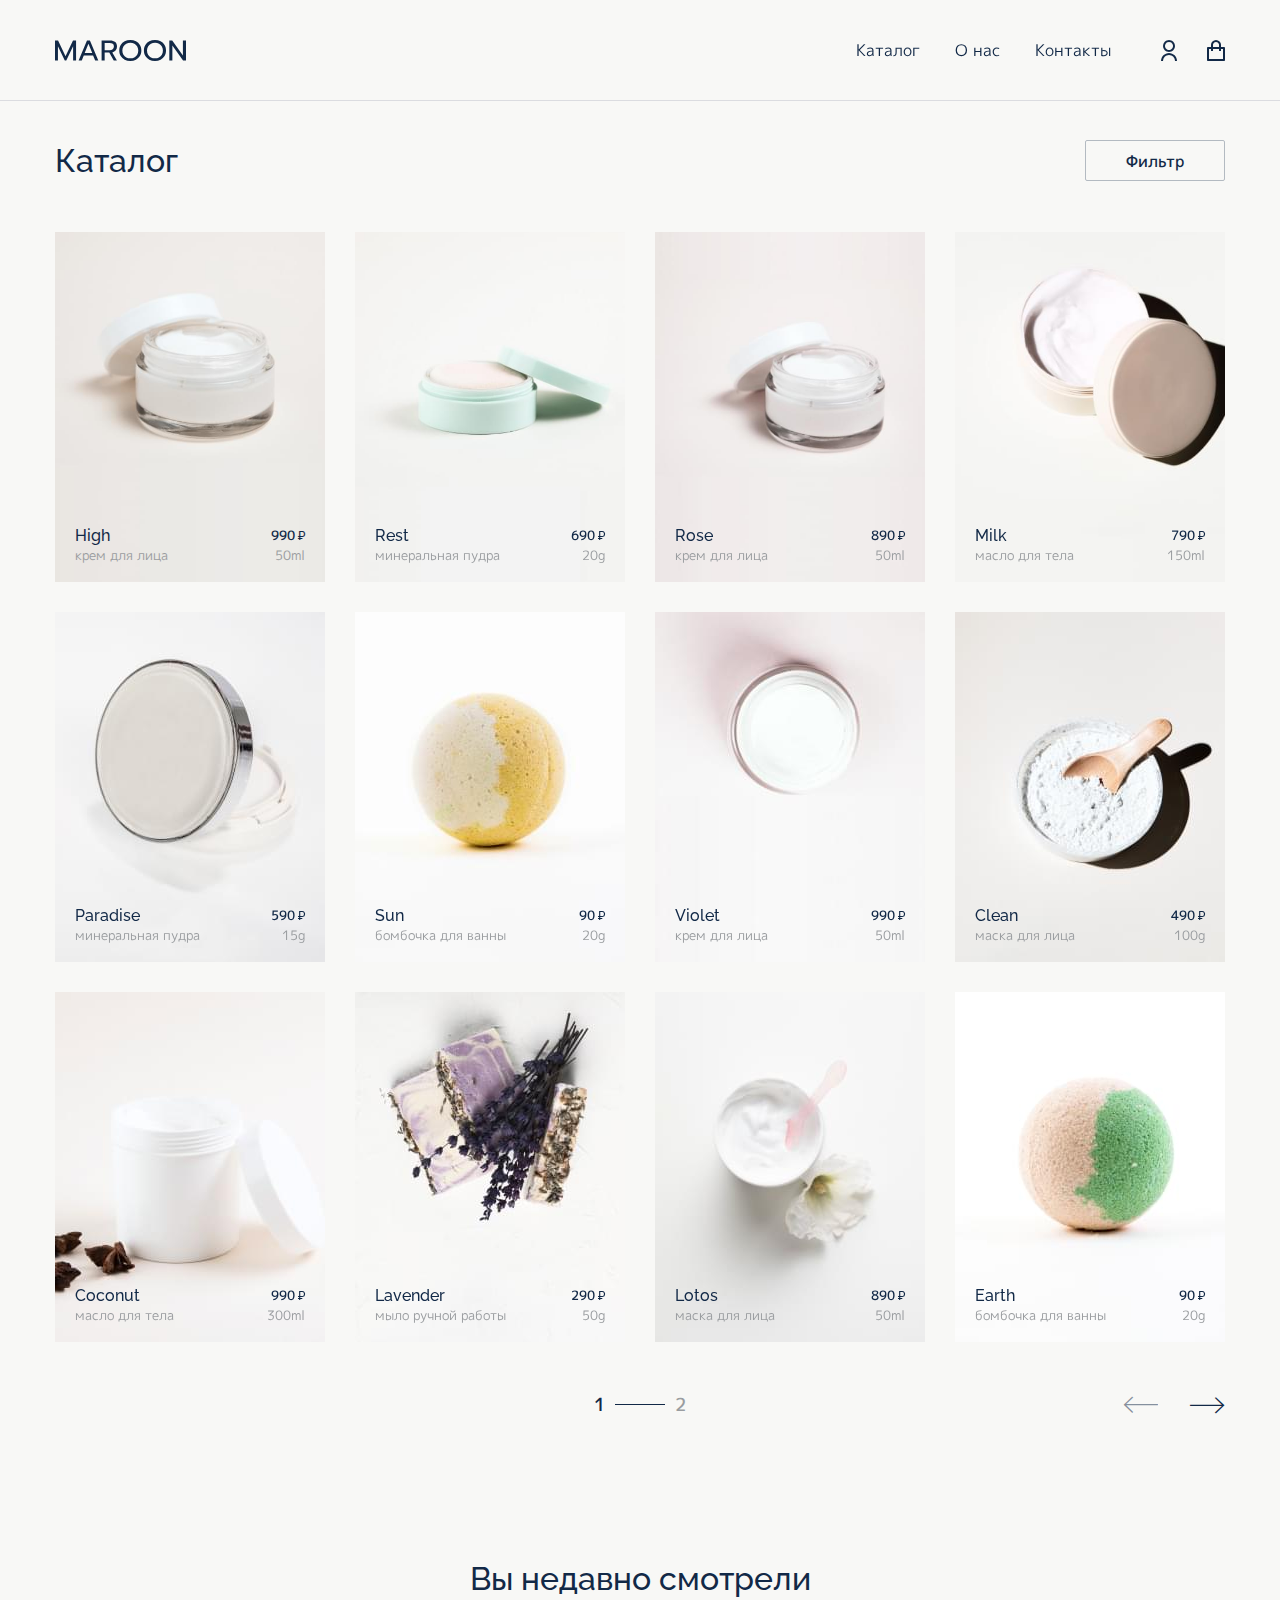
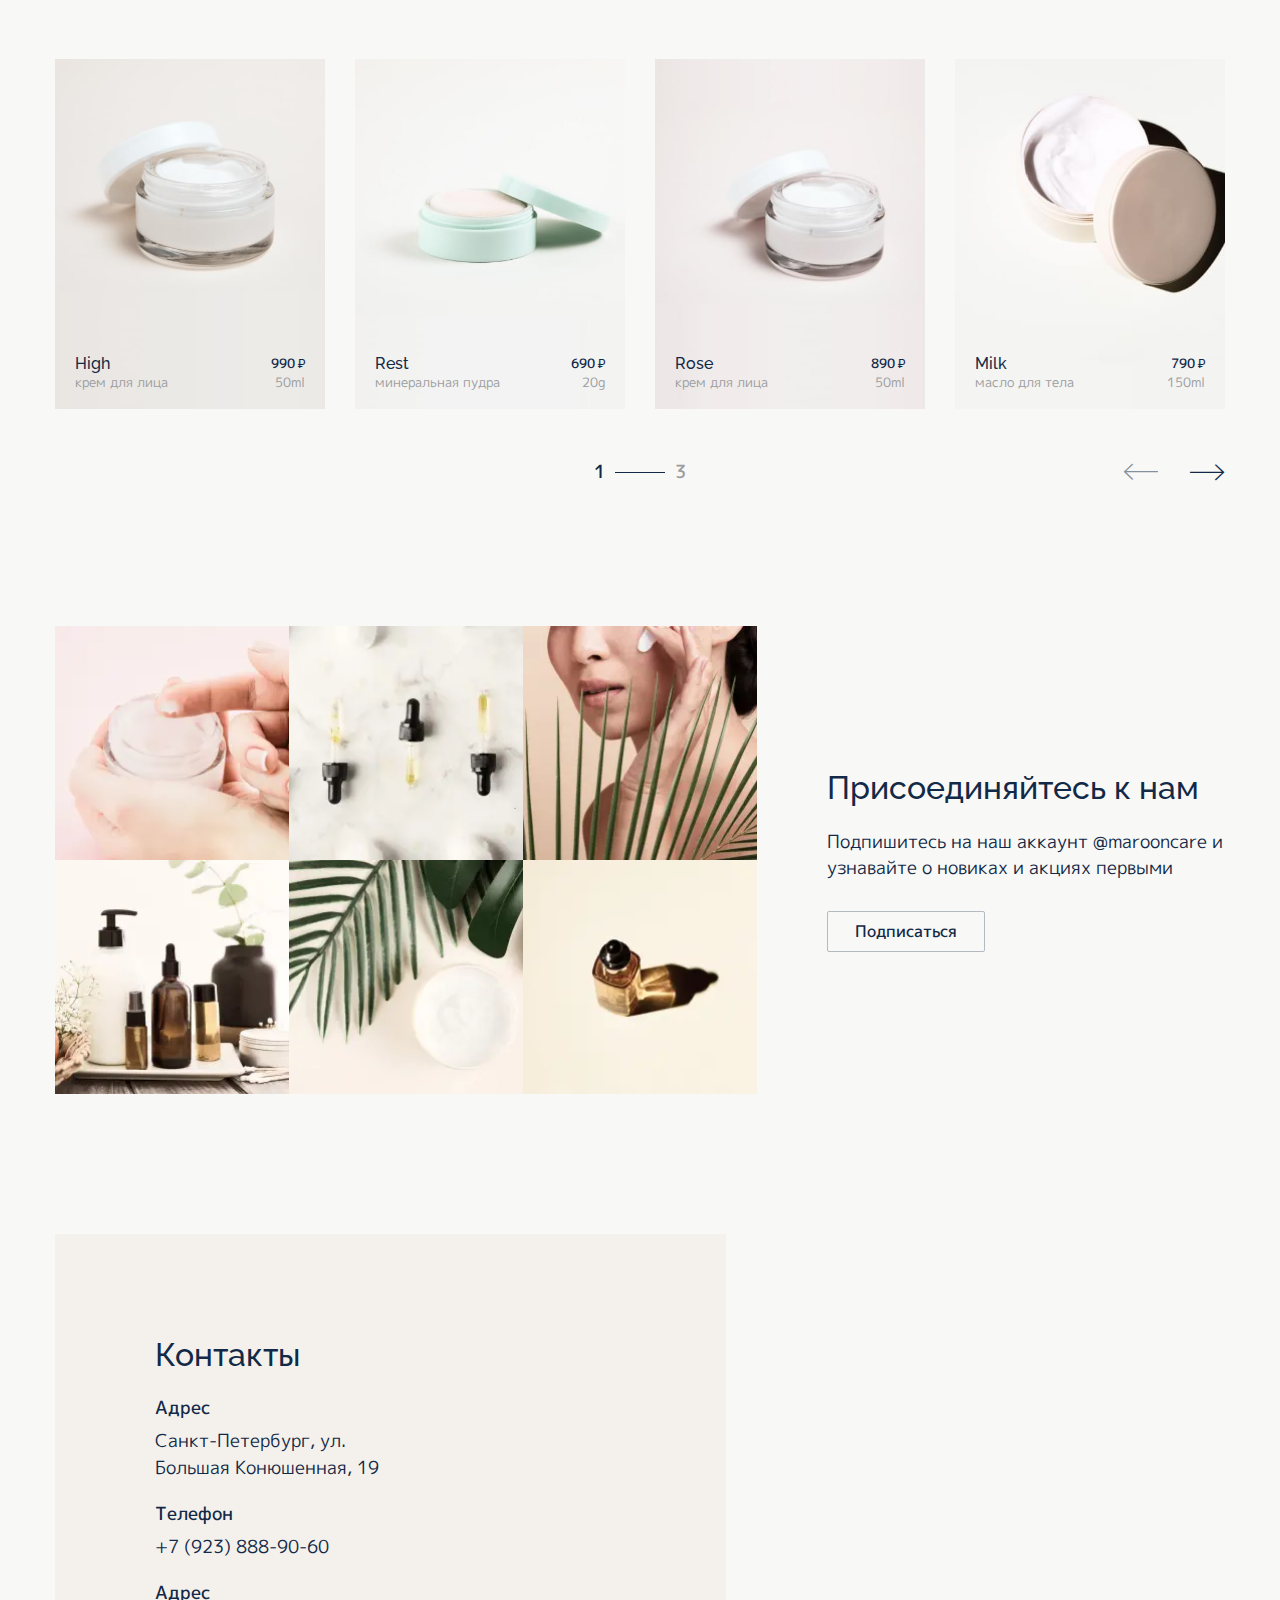
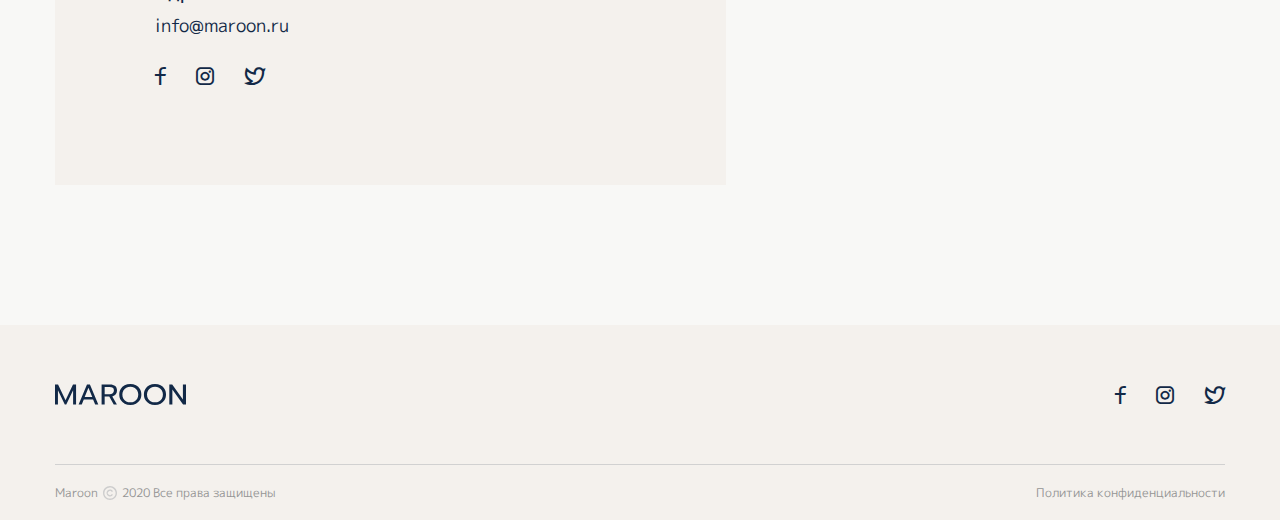
<file: catalog.html>
<!DOCTYPE html>
<html lang="ru">
<head>
  <meta charset="UTF-8">
  <meta name="viewport" content="width=device-width, initial-scale=1.0">
  <title>Каталог</title>
  <link rel="stylesheet" href="css/style.min.css">
  <script src="https://api-maps.yandex.ru/2.1/?apikey=092df4d7-7c3c-4c25-b605-008b64101570&amp;lang=ru_RU" type="text/javascript"></script>
  <script defer src="js/main.min.js"></script>
</head>

<body>
  <div class="wrapper wrapper_offset-top">
<header class="header header_border-bottom">
  <div class="header__container">
    <a href="#" class="header__logo">
      <img src="img/logo.svg" alt="">
    </a>
    <nav class="header__menu menu">
      <ul class="menu__list">
        <li class="menu__item">
          <a href="catalog.html" class="menu__link">Каталог</a>
        </li>
        <li class="menu__item">
          <a href="#" class="menu__link" data-smooth-scroll="about">О нас</a>
        </li>
        <li class="menu__item">
          <a href="#" class="menu__link" data-smooth-scroll="contacts">Контакты</a>
        </li>
      </ul>
    </nav>
    <div class="header__actions">
      <a href="#" class="header__action icon-user"></a>
      <a href="#" class="header__action icon-cart"></a>
    </div>
    <button class="header__burger burger" type="button">
      <span class="burger__decor"></span>
    </button>
  </div>
</header>
    <main class="page">
      <section class="catalog">
        <div class="catalog__top">
          <div class="catalog__top-content">
            <div class="catalog__container catalog__container_top">
              <h1 class="catalog__title title">Каталог</h1>
              <button class="catalog__filter-button button icon-cross" type="button" data-one-spoiler=".catalog-filter">
                <span>Фильтр</span>
              </button>
            </div>
          </div>
          <form class="catalog-filter" name="catalogFilter" action="#">
            <div class="catalog-filter__container">
              <div class="catalog-filter__body">
                <div class="catalog-filter__column">
                  <div class="catalog-filter__column-title">Уход для лица</div>
                  <div class="catalog-filter__checkboxes">
                    <label class="catalog-filter__label label">
                      <input class="label__input" name="face" value="cream" type="checkbox">
                      <span class="label__decor"></span>
                      <span class="label__text">Крема</span>
                    </label>
                    <label class="catalog-filter__label label">
                      <input class="label__input" name="face" value="serum" type="checkbox">
                      <span class="label__decor"></span>
                      <span class="label__text">Сыворотки</span>
                    </label>
                    <label class="catalog-filter__label label">
                      <input class="label__input" name="face" value="mask" type="checkbox">
                      <span class="label__decor"></span>
                      <span class="label__text">Маски</span>
                    </label>
                    <label class="catalog-filter__label label">
                      <input class="label__input" name="face" value="foam" type="checkbox">
                      <span class="label__decor"></span>
                      <span class="label__text">Пенки</span>
                    </label>
                    <label class="catalog-filter__label label">
                      <input class="label__input" name="face" value="tonic" type="checkbox">
                      <span class="label__decor"></span>
                      <span class="label__text">Тоники</span>
                    </label>
                    <label class="catalog-filter__label label">
                      <input class="label__input" name="face" value="powder" type="checkbox">
                      <span class="label__decor"></span>
                      <span class="label__text">Пудры</span>
                    </label>
                  </div>
                </div>
                <div class="catalog-filter__column">
                  <div class="catalog-filter__column-title">Уход для тела</div>
                  <div class="catalog-filter__checkboxes">
                    <label class="catalog-filter__label label">
                      <input class="label__input" name="body" value="cream" type="checkbox">
                      <span class="label__decor"></span>
                      <span class="label__text">Крема</span>
                    </label>
                    <label class="catalog-filter__label label">
                      <input class="label__input" name="body" value="oil" type="checkbox">
                      <span class="label__decor"></span>
                      <span class="label__text">Масла</span>
                    </label>
                    <label class="catalog-filter__label label">
                      <input class="label__input" name="body" value="scrub" type="checkbox">
                      <span class="label__decor"></span>
                      <span class="label__text">Скрабы</span>
                    </label>
                    <label class="catalog-filter__label label">
                      <input class="label__input" name="body" value="soap" type="checkbox">
                      <span class="label__decor"></span>
                      <span class="label__text">Мыло</span>
                    </label>
                    <label class="catalog-filter__label label">
                      <input class="label__input" name="body" value="bathBomb" type="checkbox">
                      <span class="label__decor"></span>
                      <span class="label__text">Бомбочки для ванны</span>
                    </label>
                    <label class="catalog-filter__label label">
                      <input class="label__input" name="body" value="bathSalt" type="checkbox">
                      <span class="label__decor"></span>
                      <span class="label__text">Соль для ванны</span>
                    </label>
                  </div>
                </div>
                <div class="catalog-filter__column">
                  <div class="catalog-filter__column-title">Тип кожи</div>
                  <div class="catalog-filter__checkboxes">
                    <label class="catalog-filter__label label">
                      <input class="label__input" name="skin" value="normal" type="checkbox">
                      <span class="label__decor"></span>
                      <span class="label__text">Нормальная</span>
                    </label>
                    <label class="catalog-filter__label label">
                      <input class="label__input" name="skin" value="dry" type="checkbox">
                      <span class="label__decor"></span>
                      <span class="label__text">Сухая</span>
                    </label>
                    <label class="catalog-filter__label label">
                      <input class="label__input" name="skin" value="oily" type="checkbox">
                      <span class="label__decor"></span>
                      <span class="label__text">Жирная</span>
                    </label>
                    <label class="catalog-filter__label label">
                      <input class="label__input" name="skin" value="combination" type="checkbox">
                      <span class="label__decor"></span>
                      <span class="label__text">Комбинированная</span>
                    </label>
                  </div>
                  <div class="catalog-filter__actions">
                    <button class="catalog-filter__submit button" type="submit">Применить</button>
                    <button class="catalog-filter__reset button" type="reset">Сбросить</button>
                  </div>
                </div>
              </div>
            </div>
          </form>
        </div>
        <div class="catalog__body">
          <div class="catalog__container">
            <div class="catalog-slider">
              <div class="catalog-slider__body _swiper"></div>
              <div class="catalog-slider__text">
                <div class="catalog-slider__loading title">
                  Загрузка...
                </div>
                <div class="catalog-slider__no-products title">
                  Мы не нашли товары по заданным параметрам...
                </div>
              </div>
              <div class="catalog-slider__actions slider-actions">
                <div class="slider-fractions"></div>
                <div class="slider-actions__nav slider-nav">
                  <button class="slider-nav__button slider-nav__button_prev"></button>
                  <button class="slider-nav__button slider-nav__button_next"></button>
                </div>
              </div>
            </div>
          </div>
        </div>
      </section>
      <section class="products section section_top-offset">
        <div class="products__container">
          <h2 class="products__title title">Вы недавно смотрели</h2>
          <div class="products-slider">
            <div class="products-slider__body _swiper"></div>
            <div class="products-slider__actions slider-actions">
              <div class="slider-fractions"></div>
              <div class="slider-actions__nav slider-nav">
                <button class="slider-nav__button slider-nav__button_prev"></button>
                <button class="slider-nav__button slider-nav__button_next"></button>
              </div>
            </div>
          </div>
        </div>
      </section>
      <section class="subscribe section">
        <div class="subscribe__container">
          <div class="subscribe__body">
            <div class="subscribe__gallery">
              <div class="subscribe__image">
                <picture><source srcset="img/subscribe/image-1.webp" type="image/webp"><img src="img/subscribe/image-1.jpg" alt=""></picture>
              </div>
              <div class="subscribe__image">
                <picture><source srcset="img/subscribe/image-2.webp" type="image/webp"><img src="img/subscribe/image-2.jpg" alt=""></picture>
              </div>
              <div class="subscribe__image">
                <picture><source srcset="img/subscribe/image-3.webp" type="image/webp"><img src="img/subscribe/image-3.jpg" alt=""></picture>
              </div>
              <div class="subscribe__image">
                <picture><source srcset="img/subscribe/image-4.webp" type="image/webp"><img src="img/subscribe/image-4.jpg" alt=""></picture>
              </div>
              <div class="subscribe__image">
                <picture><source srcset="img/subscribe/image-5.webp" type="image/webp"><img src="img/subscribe/image-5.jpg" alt=""></picture>
              </div>
              <div class="subscribe__image">
                <picture><source srcset="img/subscribe/image-6.webp" type="image/webp"><img src="img/subscribe/image-6.jpg" alt=""></picture>
              </div>
            </div>
            <div class="subscribe__info info">
              <h2 class="info__title info__title_subscribe title">Присоединяйтесь к нам</h2>
              <div class="info__text info__text_subscribe">
                Подпишитесь на наш аккаунт @marooncare
                и узнавайте о новиках и акциях первыми
              </div>
              <a href="#" class="button">Подписаться</a>
            </div>
          </div>
        </div>
      </section>
      <section class="contacts section section_bottom-offset" id="contacts">
        <div class="contacts__container">
          <div class="contacts__body">
            <div class="contacts__info info info_accent-bg">
              <h2 class="info__title title">Контакты</h2>
              <ul class="contatcs-list">
                <li class="contatcs-list__item">
                  <p class="contatcs-list__label">Адрес</p>
                  <p class="contatcs-list__text">Санкт-Петербург, ул. Большая Конюшенная, 19</p>
                </li>
                <li class="contatcs-list__item">
                  <p class="contatcs-list__label">Телефон</p>
                  <a href="tel:+79238889060" class="contatcs-list__link">+7 (923) 888-90-60</a>
                </li>
                <li class="contatcs-list__item">
                  <p class="contatcs-list__label">Адрес</p>
                  <a href="mailto:info@maroon.ru" class="contatcs-list__link">info@maroon.ru</a>
                </li>
                <li class="contatcs-list__item contatcs-list__item_socials">
                  <ul class="socials-list">
                    <li class="socials-list__item">
                      <a href="#" class="socials-list__link icon-facebook"></a>
                    </li>
                    <li class="socials-list__item">
                      <a href="#" class="socials-list__link icon-instagram"></a>
                    </li>
                    <li class="socials-list__item">
                      <a href="#" class="socials-list__link icon-twitter"></a>
                    </li>
                  </ul>
                </li>
              </ul>
            </div>
            <div class="contacts__map" id="map"></div>
          </div>
        </div>
      </section>
    </main>
<footer class="footer">
  <div class="footer__container">
    <div class="footer__top">
      <a href="#" class="footer__logo">
        <img src="img/logo.svg" alt="">
      </a>
      <ul class="socials-list">
        <li class="socials-list__item">
          <a href="#" class="socials-list__link icon-facebook"></a>
        </li>
        <li class="socials-list__item">
          <a href="#" class="socials-list__link icon-instagram"></a>
        </li>
        <li class="socials-list__item">
          <a href="#" class="socials-list__link icon-twitter"></a>
        </li>             
      </ul>
    </div>
    <div class="footer__bottom">
      <p class="footer__copyright">
        Maroon
        <img class="footer__icon" src="img/icons/copyright.svg" alt="">
        2020 Все права защищены
      </p>
      <a href="#" class="footer__link">Политика конфиденциальности</a>
    </div>
  </div>
</footer>
  </div>
</body>

</html>
</file>
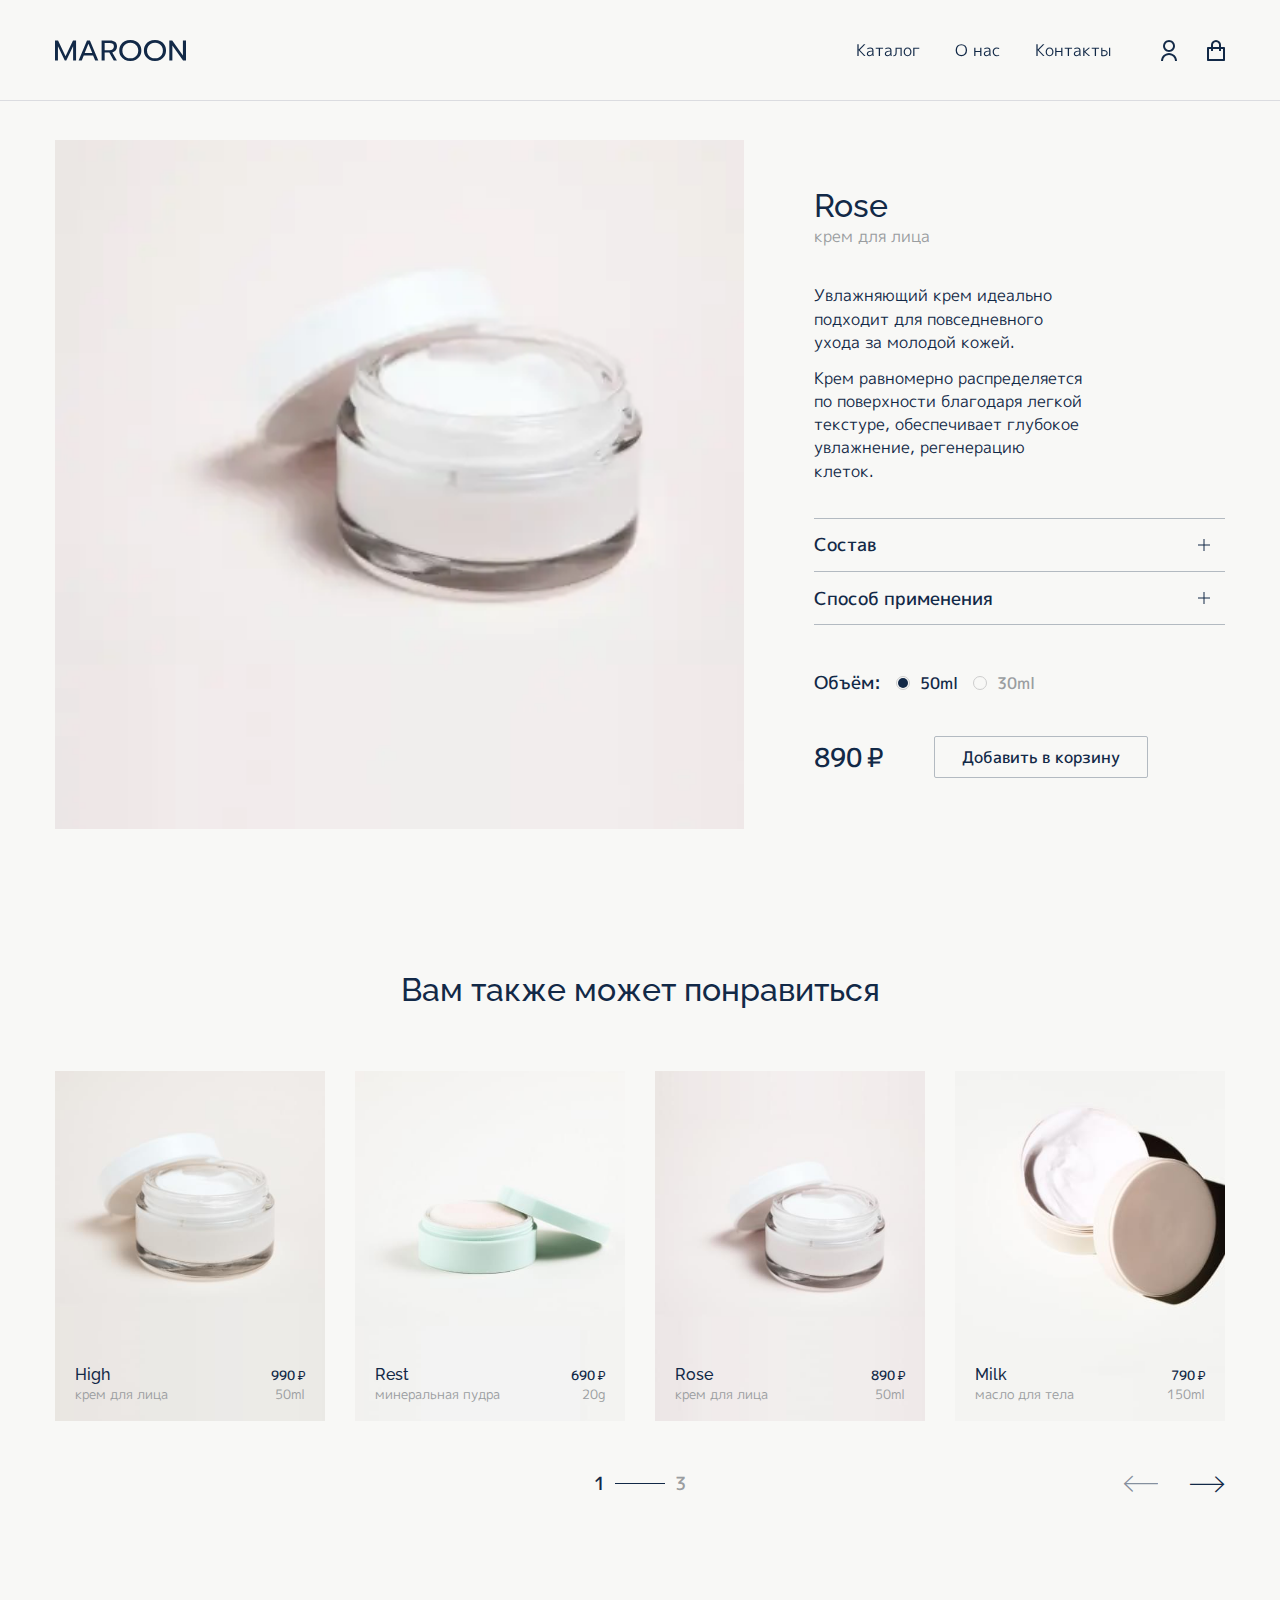
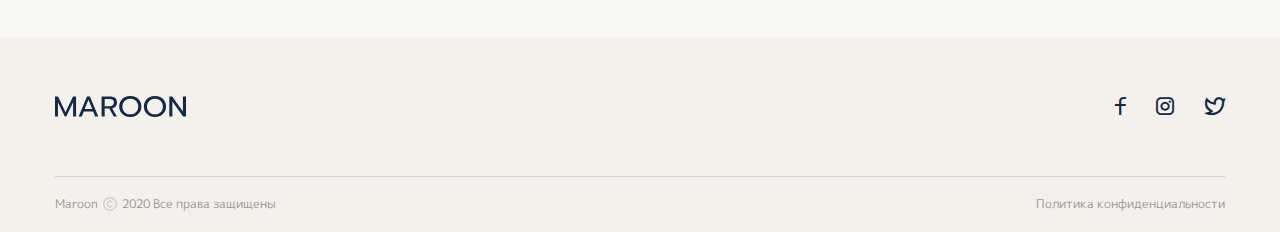
<file: product.html>
<!DOCTYPE html>
<html lang="ru">
<head>
  <meta charset="UTF-8">
  <meta name="viewport" content="width=device-width, initial-scale=1.0">
  <title>Карточка товара</title>
  <link rel="stylesheet" href="css/style.min.css">
  <script src="" type="text/javascript"></script>
  <script defer src="js/main.min.js"></script>
</head>

<body>
  <div class="wrapper wrapper_offset-top">
<header class="header header_border-bottom">
  <div class="header__container">
    <a href="#" class="header__logo">
      <img src="img/logo.svg" alt="">
    </a>
    <nav class="header__menu menu">
      <ul class="menu__list">
        <li class="menu__item">
          <a href="catalog.html" class="menu__link">Каталог</a>
        </li>
        <li class="menu__item">
          <a href="#" class="menu__link" data-smooth-scroll="about">О нас</a>
        </li>
        <li class="menu__item">
          <a href="#" class="menu__link" data-smooth-scroll="contacts">Контакты</a>
        </li>
      </ul>
    </nav>
    <div class="header__actions">
      <a href="#" class="header__action icon-user"></a>
      <a href="#" class="header__action icon-cart"></a>
    </div>
    <button class="header__burger burger" type="button">
      <span class="burger__decor"></span>
    </button>
  </div>
</header>
    <main class="page">
      <div class="product-block">
        <div class="product-block__container">
         <div class="product-block__content">
            <div class="product-block__image">
              <picture><source srcset="img/products/03.webp" type="image/webp"><img src="img/products/03.jpg" alt=""></picture>
            </div>
            <form action="#" class="product-block__body">
              <div class="product-block__info product-info product-info_big">
                <div class="product-info__top">Rose</div>
                <div class="product-info__bottom">крем для лица</div>
              </div>
              <div class="product-block__text">
                <p>
                  Увлажняющий крем идеально подходит для повседневного ухода за молодой кожей.
                </p>
                <p>
                  Крем равномерно распределяется по поверхности благодаря легкой текстуре, обеспечивает глубокое увлажнение, регенерацию клеток. 
                </p>
              </div>
              <div class="product-block__spoilers product-block-spoilers" data-related-spoilers>
                <div class="product-block-spoilers__item">
                  <button class="product-block-spoilers__button" type="button" data-related-spoiler>
                    Состав
                    <span class="product-block-spoilers__state"></span>
                  </button>
                  <div class="product-block-spoilers__text">
                    Aqua, Cyclomethicone, Dicaprylyl Carbonate, Butylene Glycol, Glycerin, Tapioca Starch, Nelumbium Speciosum Flower Extract, Calendula Officinalis Flower Extract, Propylene Glycol, Tocopherol, Glycine Soja Oil, Dimethiconol, Citronellol, Limonene.
                  </div>
                </div>
                <div class="product-block-spoilers__item">
                  <button class="product-block-spoilers__button" type="button" data-related-spoiler>
                    Способ применения
                    <span class="product-block-spoilers__state"></span>
                  </button>
                  <div class="product-block-spoilers__text">
                    Нанесите крем на очищенную кожу лица легкими массажными круговыми движениями, избегая области вокруг глаз. Подходит для дневного
                    и ночного ухода.                
                   </div>
                </div>
              </div>
              <div class="product-block__quantity">
                Объём:
                <div class="product-block__radio">
                  <label class="label">
                    <input checked tabindex="1" class="label__input" name="quantity" value="50" type="radio">
                    <span class="label__decor"></span>
                    <span class="label__text">50ml</span>
                  </label>
                  <label class="label">
                    <input tabindex="2" class="label__input" name="quantity" value="30" type="radio">
                    <span class="label__decor"></span>
                    <span class="label__text">30ml</span>
                  </label>
                </div>
              </div>
              <div class="product-block__footer">
                <div class="product-block__cost">890</div>
                <button class="product-block__button button" type="submit">Добавить в корзину</button>
              </div>
            </form>
         </div>
        </div>
      </div>
      <section class="products section">
        <div class="products__container">
          <h2 class="products__title title">Вам также может понравиться</h2>
          <div class="products-slider">
            <div class="products-slider__body _swiper"></div>
            <div class="products-slider__actions slider-actions">
              <div class="slider-fractions"></div>
              <div class="slider-actions__nav slider-nav">
                <button class="slider-nav__button slider-nav__button_prev"></button>
                <button class="slider-nav__button slider-nav__button_next"></button>
              </div>
            </div>
          </div>
        </div>
      </section>
    </main>
<footer class="footer">
  <div class="footer__container">
    <div class="footer__top">
      <a href="#" class="footer__logo">
        <img src="img/logo.svg" alt="">
      </a>
      <ul class="socials-list">
        <li class="socials-list__item">
          <a href="#" class="socials-list__link icon-facebook"></a>
        </li>
        <li class="socials-list__item">
          <a href="#" class="socials-list__link icon-instagram"></a>
        </li>
        <li class="socials-list__item">
          <a href="#" class="socials-list__link icon-twitter"></a>
        </li>             
      </ul>
    </div>
    <div class="footer__bottom">
      <p class="footer__copyright">
        Maroon
        <img class="footer__icon" src="img/icons/copyright.svg" alt="">
        2020 Все права защищены
      </p>
      <a href="#" class="footer__link">Политика конфиденциальности</a>
    </div>
  </div>
</footer>
  </div>
</body>

</html>
</file>
<file: css/style.min.css>
@charset "UTF-8";*{padding:0;margin:0;border:none}*,::after,::before{box-sizing:border-box}a,a:link,a:visited{text-decoration:none}a:hover{text-decoration:none}aside,footer,header,main,nav,section{display:block}h1,h2,h3,h4,h5,h6,p{font-size:inherit;font-weight:inherit}ul,ul li{list-style:none}img{vertical-align:top}img,svg{display:block;max-width:100%;height:auto}address{font-style:normal}button,input,select,textarea{font-family:inherit;font-size:inherit;color:inherit;background-color:transparent}input::-ms-clear{display:none}button,input[type=submit]{display:inline-block;box-shadow:none;background-color:transparent;background:0 0;cursor:pointer}button:active,button:focus,input:active,input:focus{outline:0}button::-moz-focus-inner{padding:0;border:0}label{cursor:pointer}legend{display:block}body{font-family:"M PLUS 1p",sans-serif;font-size:1.125rem;font-weight:400;line-height:145%;color:#122947;background:#f8f8f6}body.lock{overflow:hidden}.wrapper{min-height:100vh;display:flex;flex-direction:column}.wrapper_offset-top{padding-top:140px}.page{flex:1 1 auto}[class*=__container]{max-width:1200px;margin:0 auto;padding:0 15px}@font-face{font-family:"M PLUS 1p";src:url(../fonts/MPLUS1p-Regular.woff2) format("woff2"),url(../fonts/MPLUS1p-Regular.woff) format("woff");font-weight:400;font-style:normal;font-display:swap}@font-face{font-family:"M PLUS 1p";src:url(../fonts/MPLUS1p-Medium.woff2) format("woff2"),url(../fonts/MPLUS1p-Medium.woff) format("woff");font-weight:500;font-style:normal;font-display:swap}@font-face{font-family:Raleway;src:url(../fonts/Raleway-Medium.woff2) format("woff2"),url(../fonts/Raleway-Medium.woff) format("woff");font-weight:500;font-style:normal;font-display:swap}@font-face{font-family:icomoon;src:url(../fonts/icomoon/icomoon/icomoon.eot?4zfgl7);src:url(../fonts/icomoon/icomoon.eot?4zfgl7#iefix) format("embedded-opentype"),url(../fonts/icomoon/icomoon.ttf?4zfgl7) format("truetype"),url(../fonts/icomoon/icomoon.woff?4zfgl7) format("woff"),url(../fonts/icomoon/icomoon.svg?4zfgl7#icomoon) format("svg");font-weight:400;font-style:normal;font-display:block}.slider-nav__button,[class*=" icon-"]::before,[class^=icon-]::before{font-family:icomoon!important;display:block;speak:never;font-style:normal;font-weight:400;font-variant:normal;text-transform:none;line-height:1;-webkit-font-smoothing:antialiased;-moz-osx-font-smoothing:grayscale}.icon-cross:before{content:"\e906"}.icon-arrow:before{content:"\e900"}.icon-cart:before{content:"\e901"}.icon-facebook:before{content:"\e902"}.icon-instagram:before{content:"\e903"}.icon-twitter:before{content:"\e904"}.icon-user:before{content:"\e905"}@font-face{font-family:swiper-icons;src:url("data:application/font-woff;charset=utf-8;base64, [base64]//wADZ2x5ZgAAAywAAADMAAAD2MHtryVoZWFkAAABbAAAADAAAAA2E2+eoWhoZWEAAAGcAAAAHwAAACQC9gDzaG10eAAAAigAAAAZAAAArgJkABFsb2NhAAAC0AAAAFoAAABaFQAUGG1heHAAAAG8AAAAHwAAACAAcABAbmFtZQAAA/gAAAE5AAACXvFdBwlwb3N0AAAFNAAAAGIAAACE5s74hXjaY2BkYGAAYpf5Hu/j+W2+MnAzMYDAzaX6QjD6/4//Bxj5GA8AuRwMYGkAPywL13jaY2BkYGA88P8Agx4j+/8fQDYfA1AEBWgDAIB2BOoAeNpjYGRgYNBh4GdgYgABEMnIABJzYNADCQAACWgAsQB42mNgYfzCOIGBlYGB0YcxjYGBwR1Kf2WQZGhhYGBiYGVmgAFGBiQQkOaawtDAoMBQxXjg/wEGPcYDDA4wNUA2CCgwsAAAO4EL6gAAeNpj2M0gyAACqxgGNWBkZ2D4/wMA+xkDdgAAAHjaY2BgYGaAYBkGRgYQiAHyGMF8FgYHIM3DwMHABGQrMOgyWDLEM1T9/w8UBfEMgLzE////P/5//f/V/xv+r4eaAAeMbAxwIUYmIMHEgKYAYjUcsDAwsLKxc3BycfPw8jEQA/[base64]/uznmfPFBNODM2K7MTQ45YEAZqGP81AmGGcF3iPqOop0r1SPTaTbVkfUe4HXj97wYE+yNwWYxwWu4v1ugWHgo3S1XdZEVqWM7ET0cfnLGxWfkgR42o2PvWrDMBSFj/IHLaF0zKjRgdiVMwScNRAoWUoH78Y2icB/yIY09An6AH2Bdu/UB+yxopYshQiEvnvu0dURgDt8QeC8PDw7Fpji3fEA4z/PEJ6YOB5hKh4dj3EvXhxPqH/SKUY3rJ7srZ4FZnh1PMAtPhwP6fl2PMJMPDgeQ4rY8YT6Gzao0eAEA409DuggmTnFnOcSCiEiLMgxCiTI6Cq5DZUd3Qmp10vO0LaLTd2cjN4fOumlc7lUYbSQcZFkutRG7g6JKZKy0RmdLY680CDnEJ+UMkpFFe1RN7nxdVpXrC4aTtnaurOnYercZg2YVmLN/d/gczfEimrE/fs/bOuq29Zmn8tloORaXgZgGa78yO9/cnXm2BpaGvq25Dv9S4E9+5SIc9PqupJKhYFSSl47+Qcr1mYNAAAAeNptw0cKwkAAAMDZJA8Q7OUJvkLsPfZ6zFVERPy8qHh2YER+3i/BP83vIBLLySsoKimrqKqpa2hp6+jq6RsYGhmbmJqZSy0sraxtbO3sHRydnEMU4uR6yx7JJXveP7WrDycAAAAAAAH//wACeNpjYGRgYOABYhkgZgJCZgZNBkYGLQZtIJsFLMYAAAw3ALgAeNolizEKgDAQBCchRbC2sFER0YD6qVQiBCv/H9ezGI6Z5XBAw8CBK/m5iQQVauVbXLnOrMZv2oLdKFa8Pjuru2hJzGabmOSLzNMzvutpB3N42mNgZGBg4GKQYzBhYMxJLMlj4GBgAYow/P/PAJJhLM6sSoWKfWCAAwDAjgbRAAB42mNgYGBkAIIbCZo5IPrmUn0hGA0AO8EFTQAA");font-weight:400;font-style:normal}:root{--swiper-theme-color:#007aff}:host{position:relative;display:block;margin-left:auto;margin-right:auto;z-index:1}.swiper{margin-left:auto;margin-right:auto;position:relative;overflow:hidden;overflow:clip;list-style:none;padding:0;z-index:1;display:block}.swiper-vertical>.swiper-wrapper{flex-direction:column}.swiper-wrapper{position:relative;width:100%;height:100%;z-index:1;display:flex;transition-property:transform;transition-timing-function:var(--swiper-wrapper-transition-timing-function,initial);box-sizing:content-box}.swiper-android .swiper-slide,.swiper-ios .swiper-slide,.swiper-wrapper{transform:translate3d(0,0,0)}.swiper-horizontal{touch-action:pan-y}.swiper-vertical{touch-action:pan-x}.swiper-slide{flex-shrink:0;width:100%;height:100%;position:relative;transition-property:transform;display:block}.swiper-slide-invisible-blank{visibility:hidden}.swiper-autoheight,.swiper-autoheight .swiper-slide{height:auto}.swiper-autoheight .swiper-wrapper{align-items:flex-start;transition-property:transform,height}.swiper-backface-hidden .swiper-slide{transform:translateZ(0);backface-visibility:hidden}.swiper-3d.swiper-css-mode .swiper-wrapper{perspective:1200px}.swiper-3d .swiper-wrapper{transform-style:preserve-3d}.swiper-3d{perspective:1200px}.swiper-3d .swiper-cube-shadow,.swiper-3d .swiper-slide{transform-style:preserve-3d}.swiper-css-mode>.swiper-wrapper{overflow:auto;scrollbar-width:none;-ms-overflow-style:none}.swiper-css-mode>.swiper-wrapper::-webkit-scrollbar{display:none}.swiper-css-mode>.swiper-wrapper>.swiper-slide{scroll-snap-align:start start}.swiper-css-mode.swiper-horizontal>.swiper-wrapper{scroll-snap-type:x mandatory}.swiper-css-mode.swiper-vertical>.swiper-wrapper{scroll-snap-type:y mandatory}.swiper-css-mode.swiper-free-mode>.swiper-wrapper{scroll-snap-type:none}.swiper-css-mode.swiper-free-mode>.swiper-wrapper>.swiper-slide{scroll-snap-align:none}.swiper-css-mode.swiper-centered>.swiper-wrapper::before{content:"";flex-shrink:0;order:9999}.swiper-css-mode.swiper-centered>.swiper-wrapper>.swiper-slide{scroll-snap-align:center center;scroll-snap-stop:always}.swiper-css-mode.swiper-centered.swiper-horizontal>.swiper-wrapper>.swiper-slide:first-child{margin-inline-start:var(--swiper-centered-offset-before)}.swiper-css-mode.swiper-centered.swiper-horizontal>.swiper-wrapper::before{height:100%;min-height:1px;width:var(--swiper-centered-offset-after)}.swiper-css-mode.swiper-centered.swiper-vertical>.swiper-wrapper>.swiper-slide:first-child{margin-block-start:var(--swiper-centered-offset-before)}.swiper-css-mode.swiper-centered.swiper-vertical>.swiper-wrapper::before{width:100%;min-width:1px;height:var(--swiper-centered-offset-after)}.swiper-3d .swiper-slide-shadow,.swiper-3d .swiper-slide-shadow-bottom,.swiper-3d .swiper-slide-shadow-left,.swiper-3d .swiper-slide-shadow-right,.swiper-3d .swiper-slide-shadow-top{position:absolute;left:0;top:0;width:100%;height:100%;pointer-events:none;z-index:10}.swiper-3d .swiper-slide-shadow{background:rgba(0,0,0,.15)}.swiper-3d .swiper-slide-shadow-left{background-image:linear-gradient(to left,rgba(0,0,0,.5),rgba(0,0,0,0))}.swiper-3d .swiper-slide-shadow-right{background-image:linear-gradient(to right,rgba(0,0,0,.5),rgba(0,0,0,0))}.swiper-3d .swiper-slide-shadow-top{background-image:linear-gradient(to top,rgba(0,0,0,.5),rgba(0,0,0,0))}.swiper-3d .swiper-slide-shadow-bottom{background-image:linear-gradient(to bottom,rgba(0,0,0,.5),rgba(0,0,0,0))}.swiper-lazy-preloader{width:42px;height:42px;position:absolute;left:50%;top:50%;margin-left:-21px;margin-top:-21px;z-index:10;transform-origin:50%;box-sizing:border-box;border:4px solid var(--swiper-preloader-color,var(--swiper-theme-color));border-radius:50%;border-top-color:transparent}.swiper-watch-progress .swiper-slide-visible .swiper-lazy-preloader,.swiper:not(.swiper-watch-progress) .swiper-lazy-preloader{animation:swiper-preloader-spin 1s infinite linear}.swiper-lazy-preloader-white{--swiper-preloader-color:#fff}.swiper-lazy-preloader-black{--swiper-preloader-color:#000}@keyframes swiper-preloader-spin{0%{transform:rotate(0)}100%{transform:rotate(360deg)}}.swiper-virtual .swiper-slide{-webkit-backface-visibility:hidden;transform:translateZ(0)}.swiper-virtual.swiper-css-mode .swiper-wrapper::after{content:"";position:absolute;left:0;top:0;pointer-events:none}.swiper-virtual.swiper-css-mode.swiper-horizontal .swiper-wrapper::after{height:1px;width:var(--swiper-virtual-size)}.swiper-virtual.swiper-css-mode.swiper-vertical .swiper-wrapper::after{width:1px;height:var(--swiper-virtual-size)}:root{--swiper-navigation-size:44px}.swiper-button-next,.swiper-button-prev{position:absolute;top:var(--swiper-navigation-top-offset,50%);width:calc(var(--swiper-navigation-size)/ 44 * 27);height:var(--swiper-navigation-size);margin-top:calc(0px - var(--swiper-navigation-size)/ 2);z-index:10;cursor:pointer;display:flex;align-items:center;justify-content:center;color:var(--swiper-navigation-color,var(--swiper-theme-color))}.swiper-button-next.swiper-button-disabled,.swiper-button-prev.swiper-button-disabled{opacity:.35;cursor:auto;pointer-events:none}.swiper-button-next.swiper-button-hidden,.swiper-button-prev.swiper-button-hidden{opacity:0;cursor:auto;pointer-events:none}.swiper-navigation-disabled .swiper-button-next,.swiper-navigation-disabled .swiper-button-prev{display:none!important}.swiper-button-next svg,.swiper-button-prev svg{width:100%;height:100%;-o-object-fit:contain;object-fit:contain;transform-origin:center}.swiper-rtl .swiper-button-next svg,.swiper-rtl .swiper-button-prev svg{transform:rotate(180deg)}.swiper-button-prev,.swiper-rtl .swiper-button-next{left:var(--swiper-navigation-sides-offset,10px);right:auto}.swiper-button-next,.swiper-rtl .swiper-button-prev{right:var(--swiper-navigation-sides-offset,10px);left:auto}.swiper-button-lock{display:none}.swiper-button-next:after,.swiper-button-prev:after{font-family:swiper-icons;font-size:var(--swiper-navigation-size);text-transform:none!important;letter-spacing:0;font-variant:initial;line-height:1}.swiper-button-prev:after,.swiper-rtl .swiper-button-next:after{content:"prev"}.swiper-button-next,.swiper-rtl .swiper-button-prev{right:var(--swiper-navigation-sides-offset,10px);left:auto}.swiper-button-next:after,.swiper-rtl .swiper-button-prev:after{content:"next"}.swiper-pagination{position:absolute;text-align:center;transition:.3s opacity;transform:translate3d(0,0,0);z-index:10}.swiper-pagination.swiper-pagination-hidden{opacity:0}.swiper-pagination-disabled>.swiper-pagination,.swiper-pagination.swiper-pagination-disabled{display:none!important}.swiper-horizontal>.swiper-pagination-bullets,.swiper-pagination-bullets.swiper-pagination-horizontal,.swiper-pagination-custom,.swiper-pagination-fraction{bottom:var(--swiper-pagination-bottom,8px);top:var(--swiper-pagination-top,auto);left:0;width:100%}.swiper-pagination-bullets-dynamic{overflow:hidden;font-size:0}.swiper-pagination-bullets-dynamic .swiper-pagination-bullet{transform:scale(.33);position:relative}.swiper-pagination-bullets-dynamic .swiper-pagination-bullet-active{transform:scale(1)}.swiper-pagination-bullets-dynamic .swiper-pagination-bullet-active-main{transform:scale(1)}.swiper-pagination-bullets-dynamic .swiper-pagination-bullet-active-prev{transform:scale(.66)}.swiper-pagination-bullets-dynamic .swiper-pagination-bullet-active-prev-prev{transform:scale(.33)}.swiper-pagination-bullets-dynamic .swiper-pagination-bullet-active-next{transform:scale(.66)}.swiper-pagination-bullets-dynamic .swiper-pagination-bullet-active-next-next{transform:scale(.33)}.swiper-pagination-bullet{width:var(--swiper-pagination-bullet-width,var(--swiper-pagination-bullet-size,8px));height:var(--swiper-pagination-bullet-height,var(--swiper-pagination-bullet-size,8px));display:inline-block;border-radius:var(--swiper-pagination-bullet-border-radius,50%);background:var(--swiper-pagination-bullet-inactive-color,#000);opacity:var(--swiper-pagination-bullet-inactive-opacity,.2)}button.swiper-pagination-bullet{border:none;margin:0;padding:0;box-shadow:none;-webkit-appearance:none;-moz-appearance:none;appearance:none}.swiper-pagination-clickable .swiper-pagination-bullet{cursor:pointer}.swiper-pagination-bullet:only-child{display:none!important}.swiper-pagination-bullet-active{opacity:var(--swiper-pagination-bullet-opacity,1);background:var(--swiper-pagination-color,var(--swiper-theme-color))}.swiper-pagination-vertical.swiper-pagination-bullets,.swiper-vertical>.swiper-pagination-bullets{right:var(--swiper-pagination-right,8px);left:var(--swiper-pagination-left,auto);top:50%;transform:translate3d(0,-50%,0)}.swiper-pagination-vertical.swiper-pagination-bullets .swiper-pagination-bullet,.swiper-vertical>.swiper-pagination-bullets .swiper-pagination-bullet{margin:var(--swiper-pagination-bullet-vertical-gap,6px) 0;display:block}.swiper-pagination-vertical.swiper-pagination-bullets.swiper-pagination-bullets-dynamic,.swiper-vertical>.swiper-pagination-bullets.swiper-pagination-bullets-dynamic{top:50%;transform:translateY(-50%);width:8px}.swiper-pagination-vertical.swiper-pagination-bullets.swiper-pagination-bullets-dynamic .swiper-pagination-bullet,.swiper-vertical>.swiper-pagination-bullets.swiper-pagination-bullets-dynamic .swiper-pagination-bullet{display:inline-block;transition:.2s transform,.2s top}.swiper-horizontal>.swiper-pagination-bullets .swiper-pagination-bullet,.swiper-pagination-horizontal.swiper-pagination-bullets .swiper-pagination-bullet{margin:0 var(--swiper-pagination-bullet-horizontal-gap,4px)}.swiper-horizontal>.swiper-pagination-bullets.swiper-pagination-bullets-dynamic,.swiper-pagination-horizontal.swiper-pagination-bullets.swiper-pagination-bullets-dynamic{left:50%;transform:translateX(-50%);white-space:nowrap}.swiper-horizontal>.swiper-pagination-bullets.swiper-pagination-bullets-dynamic .swiper-pagination-bullet,.swiper-pagination-horizontal.swiper-pagination-bullets.swiper-pagination-bullets-dynamic .swiper-pagination-bullet{transition:.2s transform,.2s left}.swiper-horizontal.swiper-rtl>.swiper-pagination-bullets-dynamic .swiper-pagination-bullet{transition:.2s transform,.2s right}.swiper-pagination-fraction{color:var(--swiper-pagination-fraction-color,inherit)}.swiper-pagination-progressbar{background:var(--swiper-pagination-progressbar-bg-color,rgba(0,0,0,.25));position:absolute}.swiper-pagination-progressbar .swiper-pagination-progressbar-fill{background:var(--swiper-pagination-color,var(--swiper-theme-color));position:absolute;left:0;top:0;width:100%;height:100%;transform:scale(0);transform-origin:left top}.swiper-rtl .swiper-pagination-progressbar .swiper-pagination-progressbar-fill{transform-origin:right top}.swiper-horizontal>.swiper-pagination-progressbar,.swiper-pagination-progressbar.swiper-pagination-horizontal,.swiper-pagination-progressbar.swiper-pagination-vertical.swiper-pagination-progressbar-opposite,.swiper-vertical>.swiper-pagination-progressbar.swiper-pagination-progressbar-opposite{width:100%;height:var(--swiper-pagination-progressbar-size,4px);left:0;top:0}.swiper-horizontal>.swiper-pagination-progressbar.swiper-pagination-progressbar-opposite,.swiper-pagination-progressbar.swiper-pagination-horizontal.swiper-pagination-progressbar-opposite,.swiper-pagination-progressbar.swiper-pagination-vertical,.swiper-vertical>.swiper-pagination-progressbar{width:var(--swiper-pagination-progressbar-size,4px);height:100%;left:0;top:0}.swiper-pagination-lock{display:none}.swiper-scrollbar{border-radius:var(--swiper-scrollbar-border-radius,10px);position:relative;-ms-touch-action:none;background:var(--swiper-scrollbar-bg-color,rgba(0,0,0,.1))}.swiper-scrollbar-disabled>.swiper-scrollbar,.swiper-scrollbar.swiper-scrollbar-disabled{display:none!important}.swiper-horizontal>.swiper-scrollbar,.swiper-scrollbar.swiper-scrollbar-horizontal{position:absolute;left:var(--swiper-scrollbar-sides-offset,1%);bottom:var(--swiper-scrollbar-bottom,4px);top:var(--swiper-scrollbar-top,auto);z-index:50;height:var(--swiper-scrollbar-size,4px);width:calc(100% - 2 * var(--swiper-scrollbar-sides-offset,1%))}.swiper-scrollbar.swiper-scrollbar-vertical,.swiper-vertical>.swiper-scrollbar{position:absolute;left:var(--swiper-scrollbar-left,auto);right:var(--swiper-scrollbar-right,4px);top:var(--swiper-scrollbar-sides-offset,1%);z-index:50;width:var(--swiper-scrollbar-size,4px);height:calc(100% - 2 * var(--swiper-scrollbar-sides-offset,1%))}.swiper-scrollbar-drag{height:100%;width:100%;position:relative;background:var(--swiper-scrollbar-drag-bg-color,rgba(0,0,0,.5));border-radius:var(--swiper-scrollbar-border-radius,10px);left:0;top:0}.swiper-scrollbar-cursor-drag{cursor:move}.swiper-scrollbar-lock{display:none}.swiper-zoom-container{width:100%;height:100%;display:flex;justify-content:center;align-items:center;text-align:center}.swiper-zoom-container>canvas,.swiper-zoom-container>img,.swiper-zoom-container>svg{max-width:100%;max-height:100%;-o-object-fit:contain;object-fit:contain}.swiper-slide-zoomed{cursor:move;touch-action:none}.swiper .swiper-notification{position:absolute;left:0;top:0;pointer-events:none;opacity:0;z-index:-1000}.swiper-free-mode>.swiper-wrapper{transition-timing-function:ease-out;margin:0 auto}.swiper-grid>.swiper-wrapper{flex-wrap:wrap}.swiper-grid-column>.swiper-wrapper{flex-wrap:wrap;flex-direction:column}.swiper-fade.swiper-free-mode .swiper-slide{transition-timing-function:ease-out}.swiper-fade .swiper-slide{pointer-events:none;transition-property:opacity}.swiper-fade .swiper-slide .swiper-slide{pointer-events:none}.swiper-fade .swiper-slide-active,.swiper-fade .swiper-slide-active .swiper-slide-active{pointer-events:auto}.swiper-cube{overflow:visible}.swiper-cube .swiper-slide{pointer-events:none;backface-visibility:hidden;z-index:1;visibility:hidden;transform-origin:0 0;width:100%;height:100%}.swiper-cube .swiper-slide .swiper-slide{pointer-events:none}.swiper-cube.swiper-rtl .swiper-slide{transform-origin:100% 0}.swiper-cube .swiper-slide-active,.swiper-cube .swiper-slide-active .swiper-slide-active{pointer-events:auto}.swiper-cube .swiper-slide-active,.swiper-cube .swiper-slide-next,.swiper-cube .swiper-slide-prev{pointer-events:auto;visibility:visible}.swiper-cube .swiper-cube-shadow{position:absolute;left:0;bottom:0;width:100%;height:100%;opacity:.6;z-index:0}.swiper-cube .swiper-cube-shadow:before{content:"";background:#000;position:absolute;left:0;top:0;bottom:0;right:0;filter:blur(50px)}.swiper-cube .swiper-slide-next+.swiper-slide{pointer-events:auto;visibility:visible}.swiper-cube .swiper-slide-shadow-cube.swiper-slide-shadow-bottom,.swiper-cube .swiper-slide-shadow-cube.swiper-slide-shadow-left,.swiper-cube .swiper-slide-shadow-cube.swiper-slide-shadow-right,.swiper-cube .swiper-slide-shadow-cube.swiper-slide-shadow-top{z-index:0;backface-visibility:hidden}.swiper-flip{overflow:visible}.swiper-flip .swiper-slide{pointer-events:none;backface-visibility:hidden;z-index:1}.swiper-flip .swiper-slide .swiper-slide{pointer-events:none}.swiper-flip .swiper-slide-active,.swiper-flip .swiper-slide-active .swiper-slide-active{pointer-events:auto}.swiper-flip .swiper-slide-shadow-flip.swiper-slide-shadow-bottom,.swiper-flip .swiper-slide-shadow-flip.swiper-slide-shadow-left,.swiper-flip .swiper-slide-shadow-flip.swiper-slide-shadow-right,.swiper-flip .swiper-slide-shadow-flip.swiper-slide-shadow-top{z-index:0;backface-visibility:hidden}.swiper-creative .swiper-slide{backface-visibility:hidden;overflow:hidden;transition-property:transform,opacity,height}.swiper-cards{overflow:visible}.swiper-cards .swiper-slide{transform-origin:center bottom;backface-visibility:hidden;overflow:hidden}.title{font-family:Raleway,sans-serif;font-weight:500;font-size:2rem;line-height:130%}.title_big{line-height:1;font-size:3.625rem}.button{display:inline-block;padding:.73em 1.688em;border:1px solid #b3bac1;line-height:1;font-size:1rem;font-weight:500;color:#122947;border-radius:2px;transition:background-color .3s}.slider-nav{display:flex;align-items:center;justify-content:end;-moz-column-gap:32px;column-gap:32px}.slider-nav__button{transition:color .3s ease}.slider-nav__button.swiper-button-disabled{color:rgba(18,41,71,.5);cursor:default}.slider-nav__button::before{content:"\e900"}.slider-nav__button_prev{transform:rotate(180deg)}.slider-fractions{display:flex;justify-content:center;align-items:center;-moz-column-gap:10px;column-gap:10px;font-weight:500}.slider-fractions__decor{width:50px;height:1px;flex:0 0 50px;background:#122947}.slider-fractions__total{color:#9a9da0}.label{display:flex;align-items:center;-moz-column-gap:10px;column-gap:10px}.label__input{position:absolute;pointer-events:none;opacity:0}.label__decor{position:relative;width:14px;height:14px;border-radius:50%;border:1px solid #cdcdcd;flex:0 0 14px}.label__decor::before{content:"";position:absolute;top:50%;left:50%;width:10px;height:10px;border-radius:50%;background:#122947;transform:translate(-50%,-50%) scale(0);transition:transform .3s ease}.label__text{font-size:1rem;color:#9a9da0;transition:color .3s ease}.label__input:focus-visible+.label__decor{outline:2px solid #122947}.label__input:focus-visible+.label__decor+.label__text{color:#122947}.label__input:checked+.label__decor::before{transform:translate(-50%,-50%) scale(1)}.label__input:checked+.label__decor+.label__text{color:#122947}.section{padding-top:140px;padding-bottom:140px}.section_top-offset{padding-bottom:0}.section_bottom-offset{padding-top:0}.burger{position:relative;z-index:10;width:18px;height:18px;flex:0 0 18px}.burger__decor{position:absolute;top:50%;left:0;width:100%;height:2px;background:#122947;transform:translateY(-50%)}.burger::before{content:"";position:absolute;top:0;left:0;width:100%;height:2px;background:#122947}.burger::after{content:"";position:absolute;bottom:0;left:0;width:100%;height:2px;background:#122947}.header{position:fixed;top:0;left:0;z-index:600;width:100%;transition:background-color .3s ease}.header_bg{background-color:rgba(179,186,193,.6)}.header_border-bottom{border-bottom:1px solid #dbdce0}.header__container{display:flex;align-items:center;min-height:100px;transition:min-height .3s ease}.header_bg .header__container{min-height:70px}.header__menu{flex:1 1 auto}.header__actions{display:flex;align-items:center;-moz-column-gap:30px;column-gap:30px}.header__action{font-size:1.3125rem;color:#122947}.header__burger{width:30px;height:22px;flex:0 0 30px;margin-left:15px;display:none}.menu{padding:0 50px;display:flex;justify-content:end}.menu__list{display:flex;align-items:center;flex-wrap:wrap;gap:35px}.menu__link{position:relative;font-size:1rem;color:#122947;transition:color .3s}.menu__link::before{content:"";position:absolute;left:auto;right:0;top:100%;width:0;height:1px;background:#122947;transition:.3s}.no-webp .hero{background-image:url(../img/hero/bg.jpg)}.hero{padding-top:130px;padding-bottom:98px;background-repeat:no-repeat;background-size:cover}.hero__body{padding:0 70px;display:flex;align-items:start}.hero__slider{flex:0 0 32%}.hero__info{flex:1 1 auto;padding:0 10px;padding-top:60px;text-align:center}.hero-slider__body{margin-bottom:15px}.hero-slider__item{position:relative;padding-bottom:127.55%;display:block}.hero-slider__image{position:absolute;top:0;left:0;width:100%;height:100%;-o-object-fit:cover;object-fit:cover}.hero-slider__bottom{display:flex}.hero-slider__category{flex:1 1 auto;font-weight:500;font-size:1rem}.info_accent-bg{position:relative;padding:100px;padding-right:20px;flex:1 1 auto;background:#f4f1ed}.info_accent-bg::before{content:"";position:absolute;top:0;left:100%;height:100%;width:34%;background:#f4f1ed}.info__title{max-width:350px;margin-bottom:20px}.info__title_history{max-width:780px;margin:0 auto;margin-bottom:38px}.info__title_subscribe{max-width:none}.info__title:last-child{margin-bottom:0}.info__text{max-width:235px}.info__text_hero{margin:0 auto;max-width:250px}.info__text_new-collection{max-width:285px}.info__text_questionnaire{max-width:330px}.info__text_subscribe{max-width:none}.info__text>p:not(:last-child){margin-bottom:.89em}.info__text:not(:last-child){margin-bottom:30px}.footer{background:#f4f1ed}.footer__top{min-height:140px;display:flex;align-items:center;justify-content:space-between;border-bottom:1px solid #d1d1d1}.footer__bottom{padding:10px 0;min-height:55px;display:flex;align-items:center;justify-content:space-between;-moz-column-gap:20px;column-gap:20px;flex-wrap:wrap;color:#959595;font-size:.75rem}.footer__copyright{display:flex;align-items:center;-moz-column-gap:5px;column-gap:5px}.footer__link{font-size:inherit;color:inherit}.bestsellers{padding-left:max(15px,(100vw - 1170px) / 2);display:flex;align-items:center}.bestsellers__info{flex:0 0 23.65%;padding-right:20px}.bestsellers__slider{flex:1 1 auto}.bestsellers-slider__body{margin-bottom:25px}.bestsellers-slider__item{position:relative;overflow:hidden;min-height:312px;padding:25px;padding-top:20%;display:grid!important;align-items:end}.bestsellers-slider__image{position:absolute;top:0;left:0;width:100%;height:100%;-o-object-fit:cover;object-fit:cover;transition:transform .3s ease;will-change:transform}.bestsellers-slider__info{display:flex;flex-direction:column;align-items:center;position:relative;z-index:2;text-align:center}.bestsellers-slider__product-info{margin-bottom:16px}.bestsellers-slider__detail{position:relative;display:inline-block;font-size:.8125rem;line-height:1;color:#122947}.bestsellers-slider__detail::after{content:"";position:absolute;top:calc(100% + 4px);right:0;left:auto;width:100%;height:1px;background:#122947;transition:.3s}.bestsellers-slider__nav{padding-right:max(15px,(100vw - 1170px) / 2)}.product-info__top{margin-bottom:.3em;font-family:Raleway,sans-serif;font-weight:500;font-size:1rem;line-height:1;color:#122947}.product-info__bottom{line-height:1;font-size:.8125rem;color:#9a9da0}.product-info__cost{font-family:"M PLUS 1p",sans-serif;font-size:.8125rem}.product-info__cost::after{content:"₽";display:inline-block;margin-left:3px;font-family:Raleway,sans-serif}.product-info_big .product-info__top{margin-bottom:.2em;font-size:2rem}.product-info_big .product-info__bottom{font-size:1rem}.product-info_expanded .product-info__bottom,.product-info_expanded .product-info__top{display:flex;justify-content:space-between;align-items:center;-moz-column-gap:10px;column-gap:10px}.no-webp .new-collection{background-image:url(../img/new-collection/bg.jpg)}.new-collection{position:relative;padding:80px 0;background-repeat:no-repeat;background-size:cover;background-color:#f4f1ed}.new-collection__body{display:flex;justify-content:end}.new-collection__info{position:relative;z-index:2;flex:0 0 38%}.questionnaire__container{display:flex;align-items:center}.questionnaire__image{position:relative;z-index:2;flex:0 0 57.2%}.questionnaire__image img{max-width:100%}.no-webp .history{background-image:url(../img/history/image.jpg)}.history{padding-top:120px;padding-bottom:120px;background-repeat:no-repeat;background-size:cover;background-repeat:no-repeat;background-position:center center}.history__info{text-align:center}.subscribe__body{display:grid;grid-template-columns:60% 1fr;align-items:center;-moz-column-gap:70px;column-gap:70px}.subscribe__gallery{display:grid;grid-template-columns:repeat(3,1fr)}.subscribe__image{aspect-ratio:1/1}.subscribe__image img{width:100%;height:100%;-o-object-fit:cover;object-fit:cover}.contacts__body{display:flex;align-items:center}.contacts__map{position:relative;z-index:2;flex:0 0 57.2%;aspect-ratio:335/211}.contatcs-list__item:not(:last-child){margin-bottom:20px}.contatcs-list__item_socials{margin-top:28px}.contatcs-list__label{font-weight:500;margin-bottom:.4em}.contatcs-list__text{max-width:260px}.contatcs-list__link{color:inherit}.socials-list{display:flex;align-items:center;-moz-column-gap:30px;column-gap:30px}.socials-list__link{color:#122947;transition:color .3s ease}.catalog__top{position:relative}.catalog__top-content{position:relative;z-index:5;background:#f8f8f6;padding-bottom:50px}.catalog__container_top{display:flex;align-items:center}.catalog__title{flex:1 1 auto}.catalog__filter-button{padding-right:2.5em;padding-left:2.5em}.catalog__filter-button::before{display:none}.catalog__filter-button.active{padding:.73em;border:none}.catalog__filter-button.active span{display:none}.catalog__filter-button.active::before{display:block}.catalog-filter{position:absolute;left:0;z-index:3;top:100%;width:100%;overflow:hidden;box-sizing:content-box;background:#f8f8f6;box-shadow:0 4px 30px rgba(214,214,214,.19);transition:all .4s ease;padding-bottom:140px}.catalog-filter__body{max-width:780px;margin:0 auto;display:flex;justify-content:space-between}.catalog-filter__column-title{font-weight:500;margin-bottom:1.4em}.catalog-filter__checkboxes{display:flex;flex-direction:column;row-gap:10px}.catalog-filter__checkboxes:not(:last-child){margin-bottom:30px}.catalog-filter__actions{display:flex;-moz-column-gap:20px;column-gap:20px}.catalog-slider__body{margin-bottom:50px}.catalog-slider__text{text-align:center}.catalog-slider__loading{display:none}.catalog-slider__no-products{display:none}.catalog-slider.loading .catalog-slider__loading{display:block}.catalog-slider.no-products .catalog-slider__no-products{display:block}.catalog-slider.loading .catalog-slider__actions,.catalog-slider.no-products .catalog-slider__actions{display:none}.product-card{position:relative;display:grid;align-items:end;padding:20px;overflow:hidden;aspect-ratio:270/350}.product-card__image{position:absolute;top:0;left:0;width:100%;height:100%;-o-object-fit:cover;object-fit:cover;transition:transform .3s ease}.product-card__info{position:relative;z-index:1}.slider-actions{position:relative}.slider-actions__nav{position:absolute;right:0;top:50%;transform:translateY(-50%)}.products__title{margin-bottom:1.88em;text-align:center}.products-slider__body{margin-bottom:50px}.product-block__content{display:grid;grid-template-columns:58.9% 1fr;-moz-column-gap:70px;column-gap:70px}.product-block__image{aspect-ratio:1/1}.product-block__image img{width:100%;height:100%;-o-object-fit:cover;object-fit:cover}.product-block__body{padding-top:50px}.product-block__info{margin-bottom:40px}.product-block__text{max-width:275px;margin-bottom:35px;font-size:1rem;line-height:145%}.product-block__text p:not(:last-child){margin-bottom:.8em}.product-block__spoilers{margin-bottom:45px}.product-block__quantity{margin-bottom:40px;display:flex;align-items:center;-moz-column-gap:15px;column-gap:15px;font-weight:500}.product-block__radio{display:flex;align-items:center;-moz-column-gap:15px;column-gap:15px}.product-block__footer{display:flex;align-items:center;-moz-column-gap:50px;column-gap:50px;row-gap:20px;flex-wrap:wrap}.product-block__cost{font-size:1.625rem;font-weight:500}.product-block__cost::after{content:"₽";margin-left:5px}.product-block-spoilers{border-top:1px solid #b3bac1}.product-block-spoilers__item{border-bottom:1px solid #b3bac1}.product-block-spoilers__button{display:flex;justify-content:space-between;align-items:center;-moz-column-gap:15px;column-gap:15px;width:100%;padding:.7em 0;text-align:left;font-weight:500}.product-block-spoilers__state{position:relative;width:12px;height:12px;flex:0 0 12px;margin:0 15px}.product-block-spoilers__state::after,.product-block-spoilers__state::before{content:"";position:absolute;background:#122947}.product-block-spoilers__state::before{top:50%;left:0;width:100%;height:1px;transform:translateY(-50%)}.product-block-spoilers__state::after{top:0;left:50%;width:1px;height:100%;transform:translateX(-50%);transition:transform .3s ease}.product-block-spoilers__button.active .product-block-spoilers__state::after{transform:translateX(-50%) scaleY(0)}.product-block-spoilers__text{overflow:hidden;box-sizing:content-box;padding-bottom:1.43em;font-size:.875rem;line-height:145%;transition:all .3s ease}@media (max-width:1200px){.section{padding-top:80px;padding-bottom:80px}.section_top-offset{padding-bottom:0}.section_bottom-offset{padding-top:0}.info_accent-bg{padding:40px 50px;padding-right:20px}.bestsellers__info{flex:0 0 26%}.new-collection{background-position:50% center}.product-block__content{-moz-column-gap:40px;column-gap:40px}.product-block__body{padding-top:0}.product-block__footer{-moz-column-gap:20px;column-gap:20px}}@media (max-width:992px){.hero{padding-top:120px;padding-bottom:58px}.hero__body{padding:0}.bestsellers__info{flex:0 0 32%}.questionnaire__image{flex:0 0 50%}.subscribe__body{gap:40px}.catalog__top-content{padding-bottom:30px}.catalog-filter{padding-bottom:50px}.products__title{margin-bottom:1.1em}.product-block__content{grid-template-columns:1fr;row-gap:25px}.product-block__image{max-width:50%}.product-block__info{margin-bottom:20px}.product-block__text p:not(:last-child){margin-bottom:.5em}.product-block__text{max-width:none;margin-bottom:20px}.product-block__spoilers{margin-bottom:30px}.product-block__quantity{margin-bottom:30px}}@media (max-width:850px){.subscribe__body{grid-template-columns:1fr}.subscribe__gallery{grid-row:2/3}}@media (max-width:800px){.hero__body{align-items:center}.hero__slider{flex:0 0 40%}.hero__slider_left{display:none!important}.hero__info{padding-top:0;padding-left:0;text-align:left}.info__text_hero{max-width:none}}@media (max-width:768px){.section{padding-top:50px;padding-bottom:50px}.section_top-offset{padding-bottom:0}.section_bottom-offset{padding-top:0}.header__actions{-moz-column-gap:20px;column-gap:20px}.menu{padding:0 25px}.menu__list{-moz-column-gap:20px;column-gap:20px}.info_accent-bg{padding:0;background:0 0}.info_accent-bg::before{display:none}.info__title_history{margin-bottom:20px;font-size:1.7rem}.info__text{max-width:none}.footer__top{min-height:85px}.bestsellers{padding-right:15px;display:block}.bestsellers__info{margin-bottom:30px}.new-collection{padding:55px 0;background-position:center center 0}.new-collection::before{content:"";position:absolute;top:0;left:0;width:100%;height:100%;background:rgba(244,241,237,.7)}.new-collection__body{display:block}.questionnaire__container{flex-direction:column;align-items:stretch;gap:20px}.contacts__body{flex-direction:column;align-items:stretch;gap:35px}.contacts__map{aspect-ratio:16/9}.contatcs-list__text{max-width:none}.catalog-filter__body{flex-direction:column;gap:20px}.catalog-filter__column-title{margin-bottom:.8em}.catalog-filter__checkboxes{flex-direction:row;-moz-column-gap:20px;column-gap:20px;flex-wrap:wrap}.catalog-filter__checkboxes:not(:last-child){margin-bottom:20px}.catalog-slider__body{margin-bottom:35px}.products__title{font-size:1.8rem}.products-slider__body{margin-bottom:30px}}@media (max-width:550px){.header__logo{margin-right:auto}.header__actions{-moz-column-gap:10px;column-gap:10px}.header__action{width:30px;height:30px;display:flex;justify-content:center;align-items:center;font-size:1.5625rem}.header__burger{display:block}.menu{position:fixed;z-index:1;top:0;left:0;width:100%;height:100%;padding:70px 25px 40px;overflow:auto;display:block;background:#f4f1ed;transition:all .45s;transform:translateY(-100%)}.menu-open .menu{transform:translateY(0)}.menu__list{flex-direction:column}.menu__link{font-size:2rem}.hero__body{display:block}.hero__info{margin-bottom:30px}}@media (max-width:450px){.info__text:not(:last-child){margin-bottom:20px}.subscribe__gallery{margin:0 -15px}.contacts__map{margin:0 -15px;aspect-ratio:4/3}.catalog-filter__actions{flex-direction:column;row-gap:10px}.slider-actions{display:flex;align-items:center}.slider-actions__nav{position:static;transform:translateY(0)}.product-block__image{max-width:100%}}@media (max-width:449px){.product-card{aspect-ratio:270/290}}@media (any-hover:hover){.button:hover{background:#b3bac1}.label:hover .label__text{color:#122947}.menu__link:hover::before{left:0;right:auto;width:100%}.footer__link:hover{text-decoration:underline}.bestsellers-slider__item:hover .bestsellers-slider__detail::after{right:auto;left:0;width:0}.bestsellers-slider__item:hover .bestsellers-slider__image{transform:scale(1.05)}.contatcs-list__link:hover{text-decoration:underline}.socials-list__link:hover{color:#b3bac1}.product-card:hover .product-card__image{transform:scale(1.05)}}.webp .hero{background-image:url(../img/hero/bg.webp)}.webp .new-collection{background-image:url(../img/new-collection/bg.webp)}.webp .history{background-image:url(../img/history/image.webp)}
</file>
